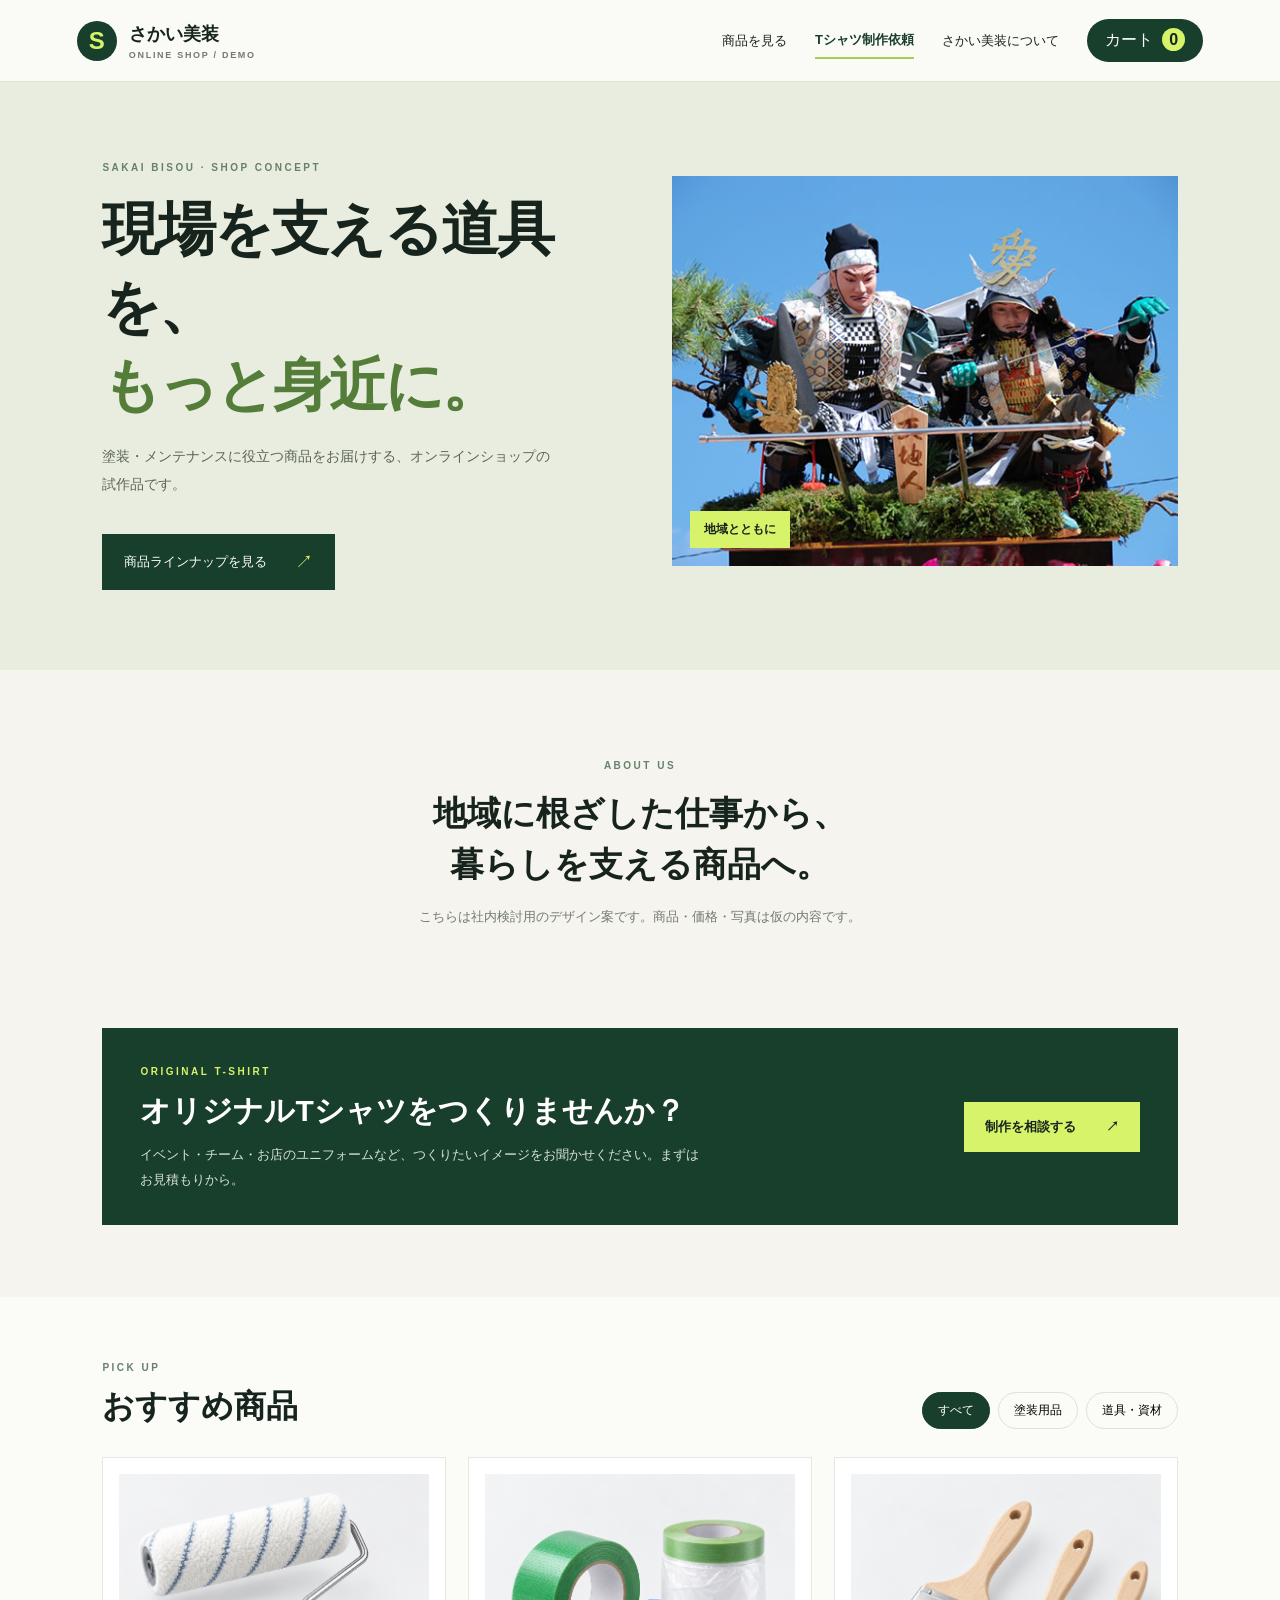
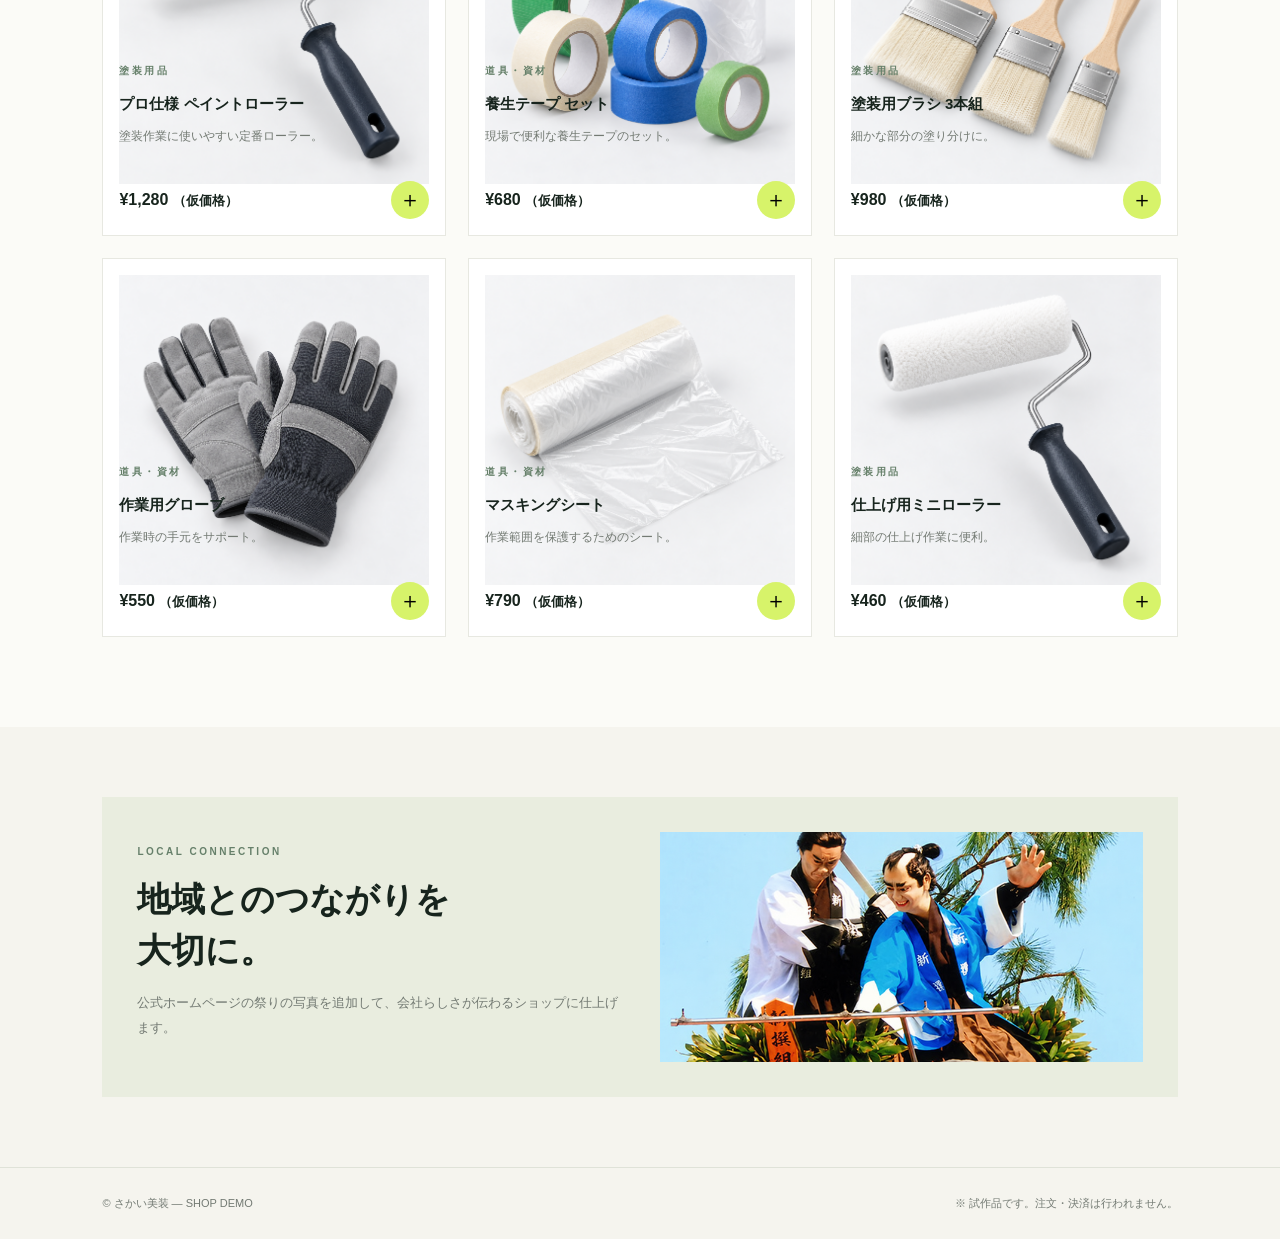
<file: index.html>
<!doctype html>
<html lang="ja">
<head>
  <meta charset="utf-8">
  <meta name="viewport" content="width=device-width, initial-scale=1">
  <title>さかい美装 | オンラインショップ 試作品</title>
  <link rel="stylesheet" href="styles.css">
</head>
<body>
  <header class="site-header">
    <a class="brand" href="#"><span class="brand-mark">S</span><span>さかい美装<small>ONLINE SHOP / DEMO</small></span></a>
    <nav><a href="#products">商品を見る</a><a href="tshirt.html" class="nav-tee-link">Tシャツ制作依頼</a><a href="#about">さかい美装について</a><button id="cart-button">カート <b id="cart-count">0</b></button></nav>
  </header>
  <main>
    <section class="hero">
      <div class="hero-copy">
        <p class="eyebrow">SAKAI BISOU · SHOP CONCEPT</p>
        <h1>現場を支える道具を、<br><em>もっと身近に。</em></h1>
        <p>塗装・メンテナンスに役立つ商品をお届けする、オンラインショップの試作品です。</p>
        <a class="cta" href="#products">商品ラインナップを見る <span>↗</span></a>
      </div>
      <div class="hero-photo">
        <img src="img/matsuri-main.jpg" alt="祭りの写真（差し替え用）" onerror="this.style.display='none';this.nextElementSibling.style.display='grid'">
        <div class="photo-placeholder"><span>祭りの写真をここに表示</span><small>img/matsuri-main.jpg</small></div>
        <div class="photo-tag">地域とともに</div>
      </div>
    </section>
    <section class="intro" id="about"><span class="eyebrow">ABOUT US</span><h2>地域に根ざした仕事から、<br>暮らしを支える商品へ。</h2><p>こちらは社内検討用のデザイン案です。商品・価格・写真は仮の内容です。</p></section>
    <section class="tshirt-banner" aria-labelledby="tshirt-banner-title">
      <div>
        <span class="eyebrow">ORIGINAL T-SHIRT</span>
        <h2 id="tshirt-banner-title">オリジナルTシャツをつくりませんか？</h2>
        <p>イベント・チーム・お店のユニフォームなど、つくりたいイメージをお聞かせください。まずはお見積もりから。</p>
      </div>
      <a href="tshirt.html" class="tshirt-banner-link">制作を相談する <span aria-hidden="true">↗</span></a>
    </section>
    <section class="products" id="products">
      <div class="section-heading"><div><span class="eyebrow">PICK UP</span><h2>おすすめ商品</h2></div><div class="filters"><button class="filter active" data-category="all">すべて</button><button class="filter" data-category="paint">塗装用品</button><button class="filter" data-category="tools">道具・資材</button></div></div>
      <div class="product-grid" id="product-grid"></div>
    </section>
    <section class="festival">
      <div><span class="eyebrow">LOCAL CONNECTION</span><h2>地域とのつながりを<br>大切に。</h2><p>公式ホームページの祭りの写真を追加して、会社らしさが伝わるショップに仕上げます。</p></div>
      <img src="img/matsuri-01.png" alt="祭りの写真（差し替え用）" onerror="this.style.display='none'">
    </section>
  </main>
  <footer><span>© さかい美装 — SHOP DEMO</span><span>※ 試作品です。注文・決済は行われません。</span></footer>
  <div class="toast" id="toast" role="status"></div>
  <script src="products.js"></script><script src="app.js"></script>
</body>
</html>
</file>
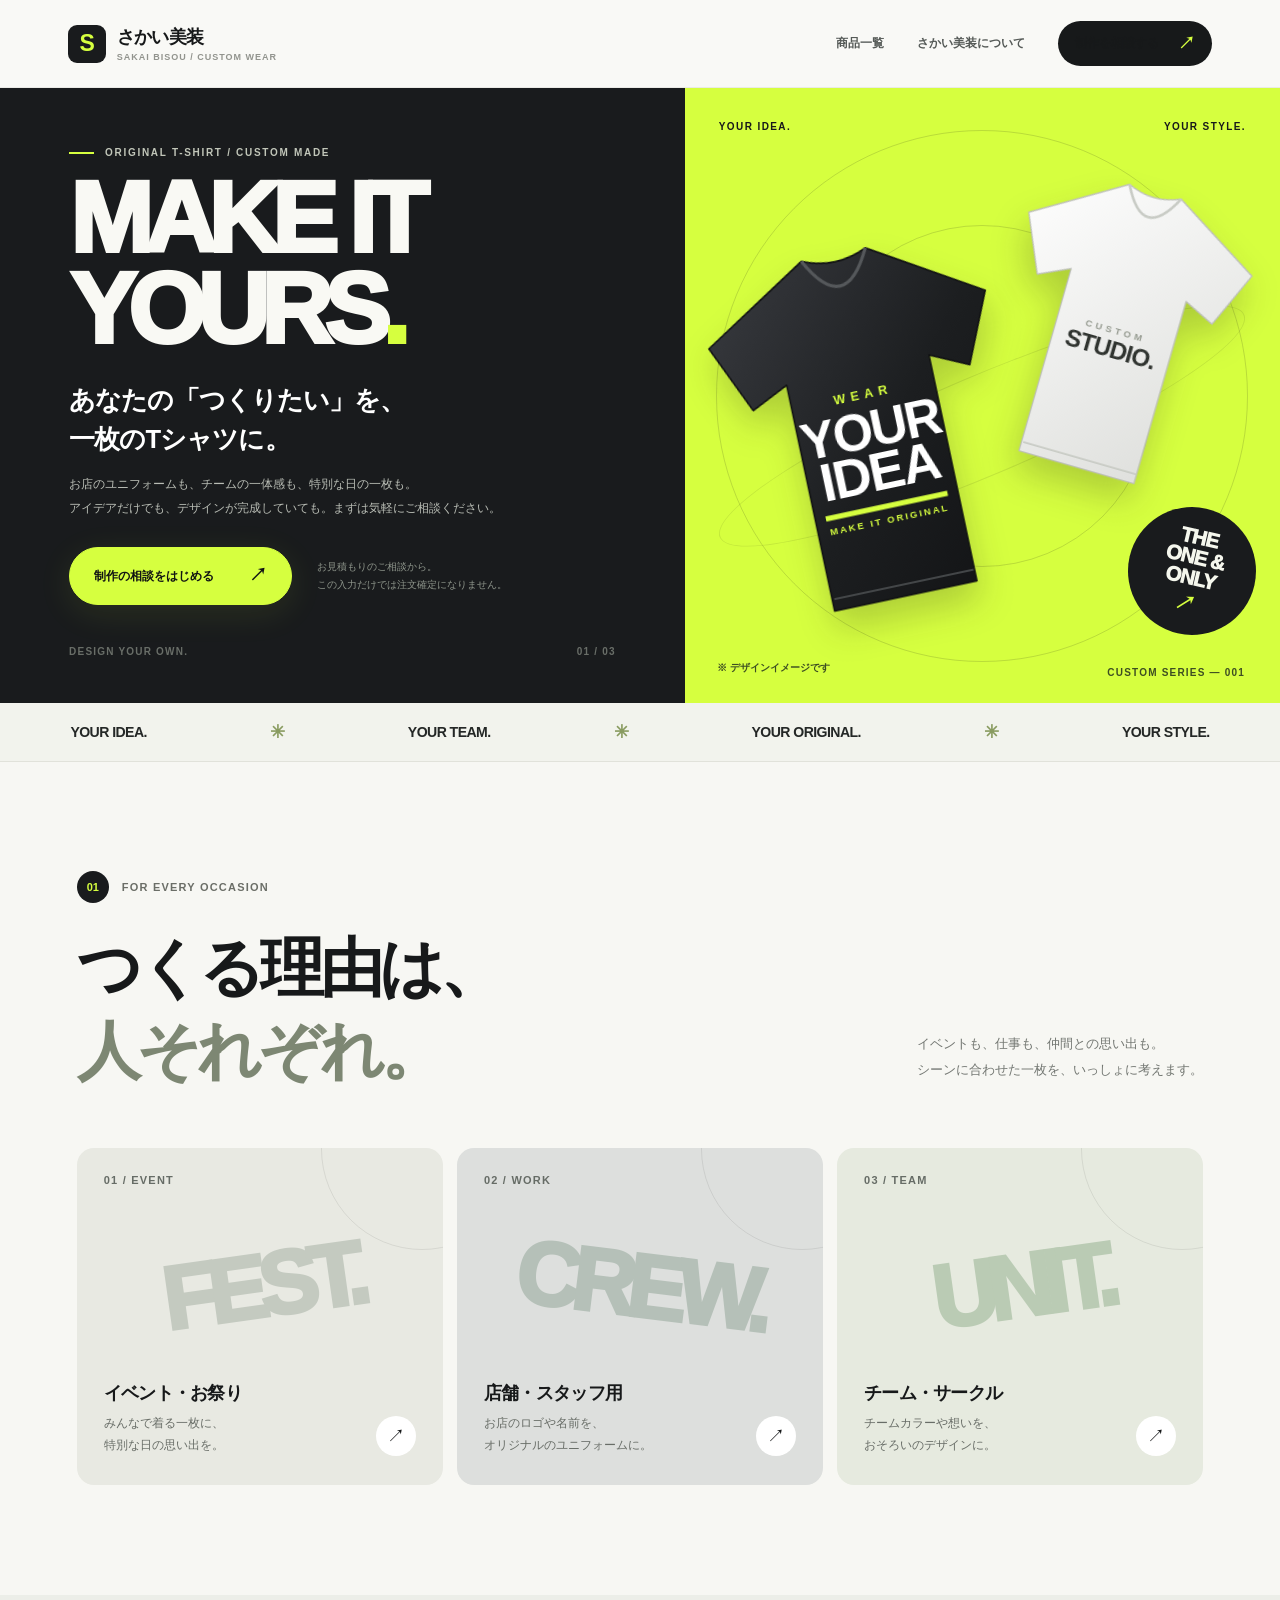
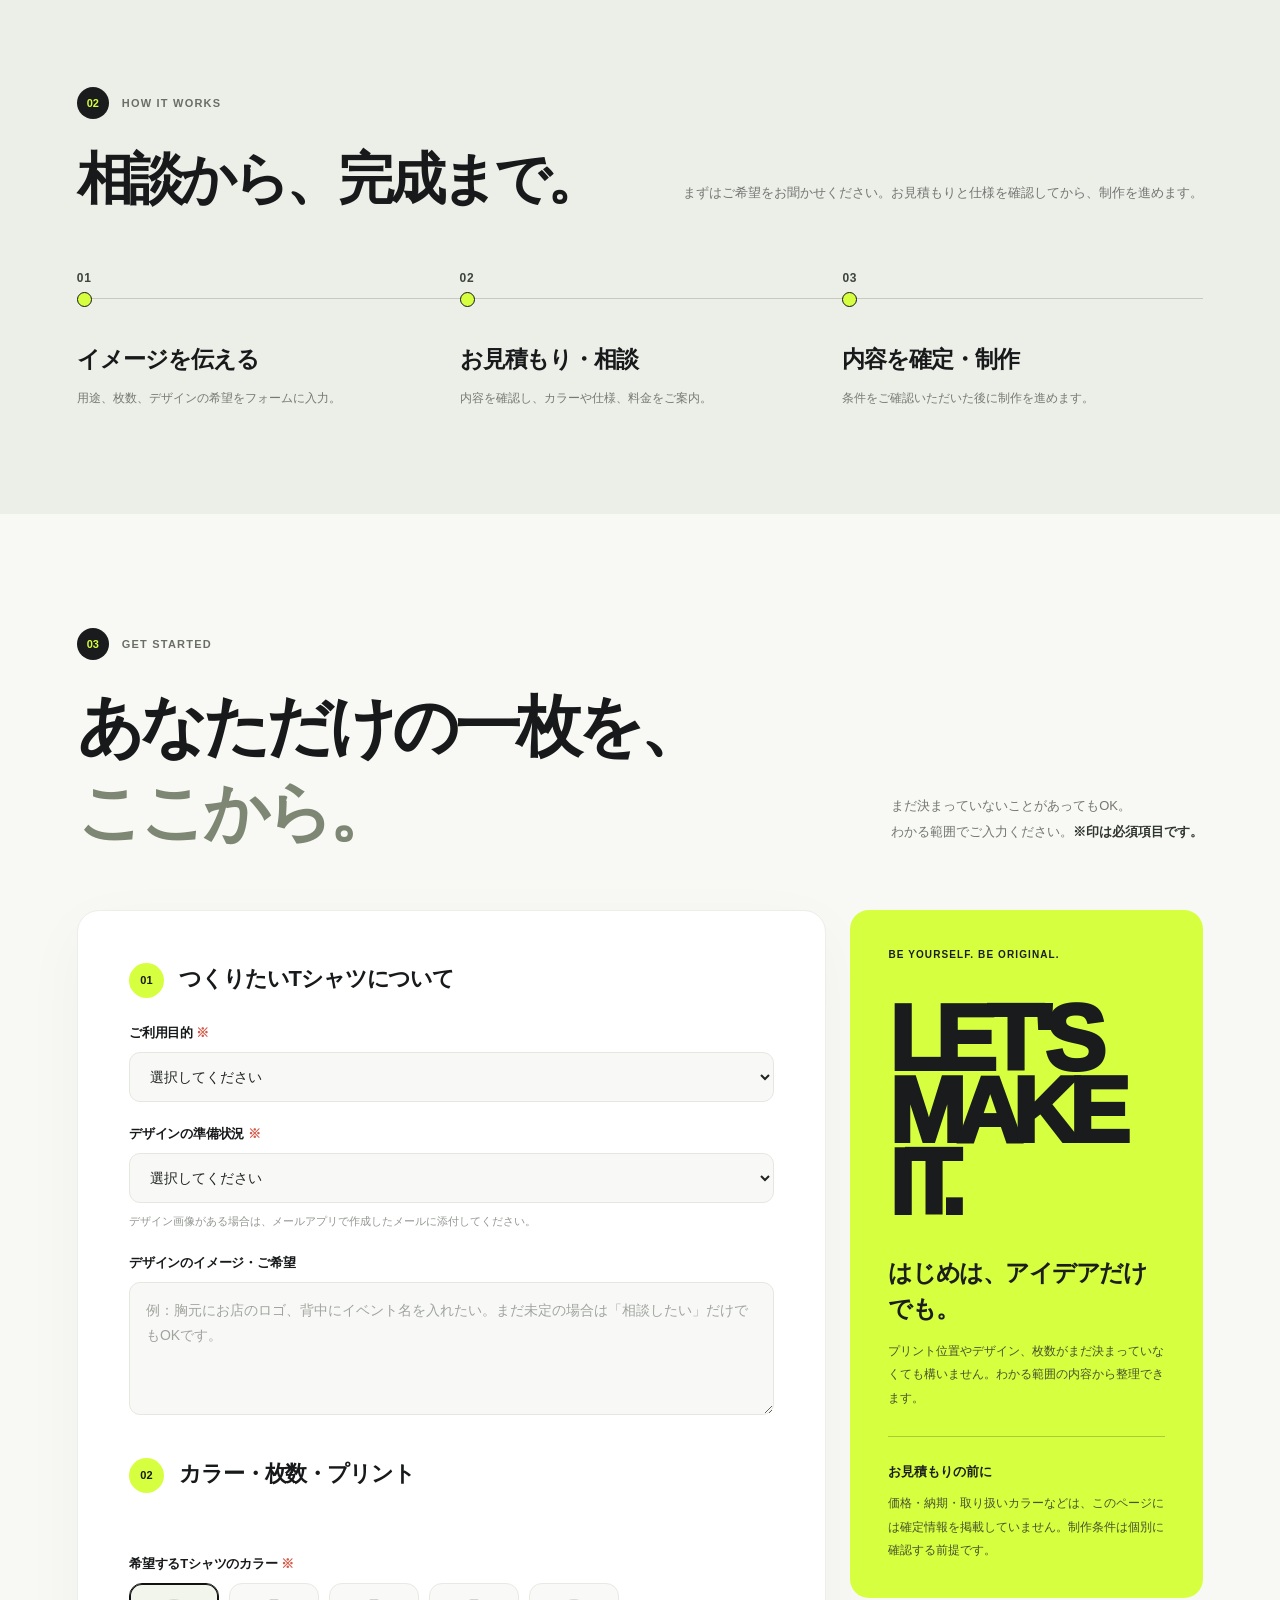
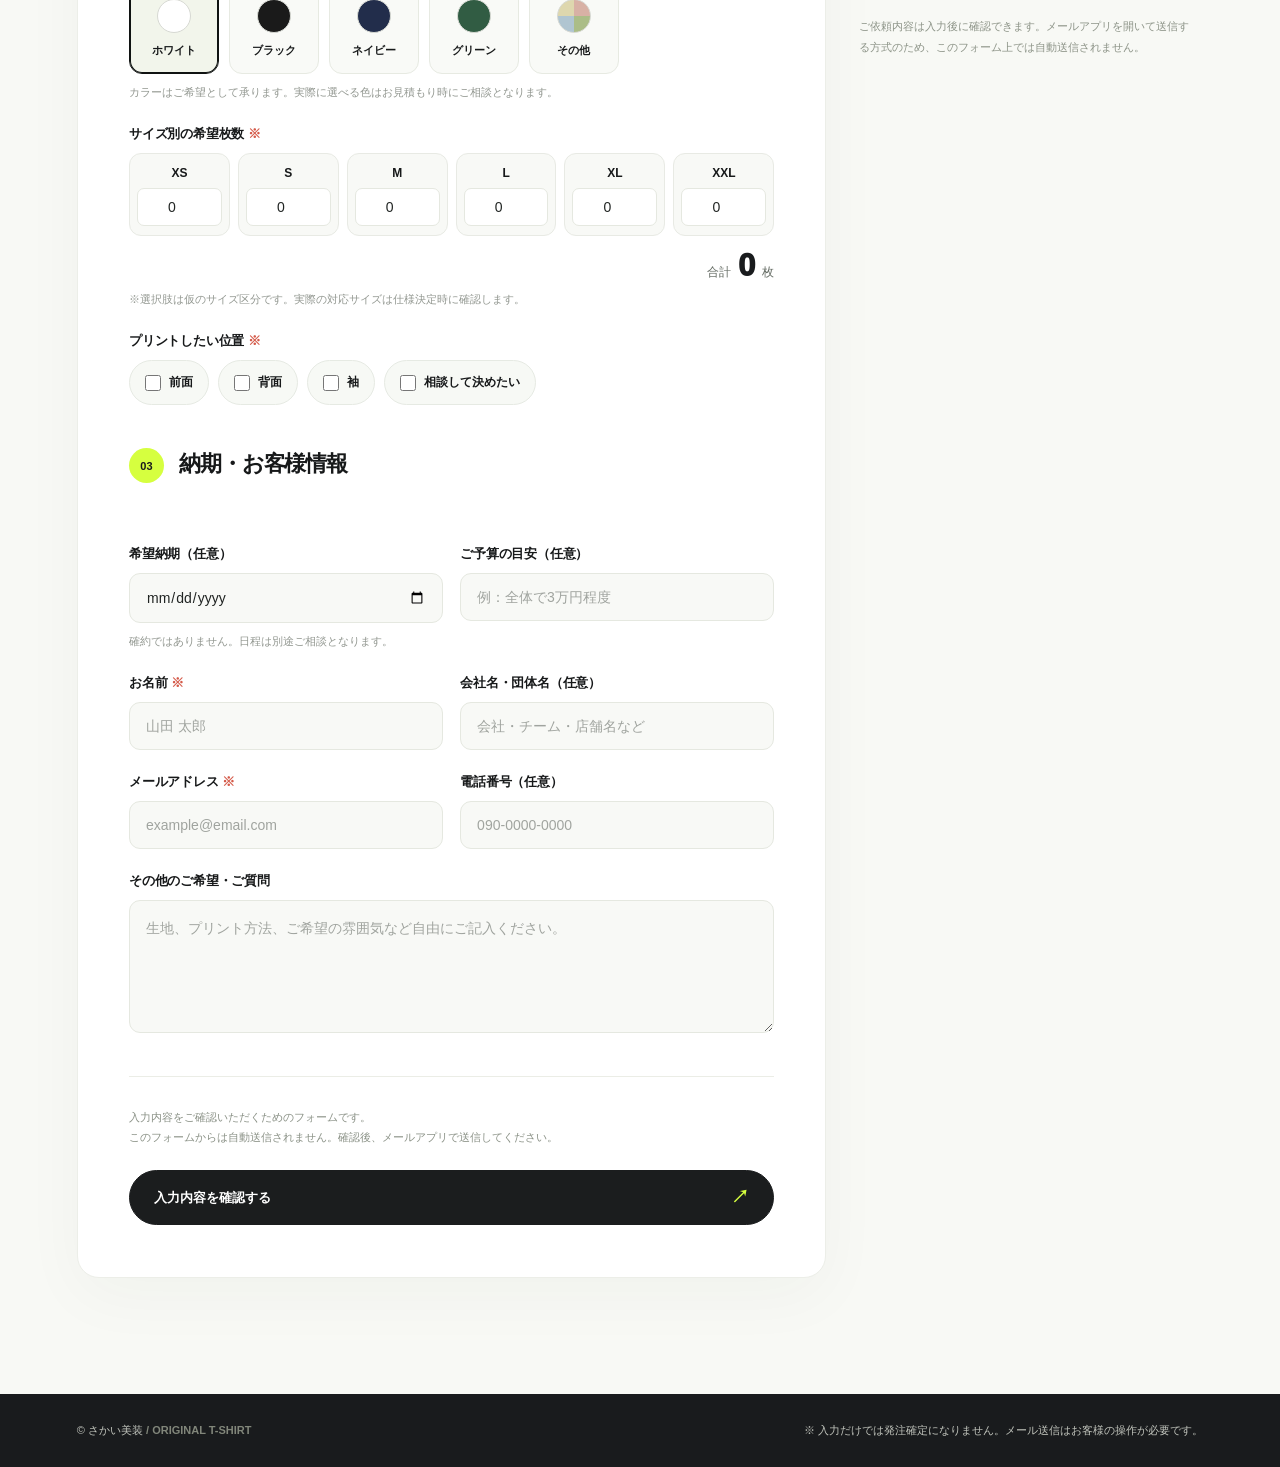
<file: tshirt.html>
<!doctype html>
<html lang="ja">
<head>
  <meta charset="utf-8">
  <meta name="viewport" content="width=device-width, initial-scale=1">
  <meta name="description" content="さかい美装のオリジナルTシャツ制作相談ページ。用途、デザイン、サイズ別枚数、プリント位置、納期のご希望をまとめられます。">
  <title>オリジナルTシャツ制作依頼 | さかい美装</title>
  <link rel="stylesheet" href="styles.css">
  <link rel="stylesheet" href="tshirt.css">
</head>
<body class="tshirt-page">
  <header class="site-header tee-header">
    <a class="brand" href="index.html" aria-label="さかい美装 ショップトップへ">
      <span class="brand-mark">S</span>
      <span>さかい美装<small>SAKAI BISOU / CUSTOM WEAR</small></span>
    </a>
    <nav aria-label="メインナビゲーション">
      <a href="index.html#products" class="tee-link-muted">商品一覧</a>
      <a href="index.html#about" class="tee-link-muted">さかい美装について</a>
      <a href="#order" class="nav-tee-link">制作を相談する <span aria-hidden="true">↗</span></a>
    </nav>
  </header>

  <main>
    <section class="tee-hero" aria-labelledby="hero-title">
      <div class="tee-hero-copy">
        <p class="tee-kicker"><span class="tee-kicker-line"></span> ORIGINAL T-SHIRT / CUSTOM MADE</p>
        <p class="tee-display" aria-hidden="true">MAKE IT<span class="tee-display-second">YOURS<span class="tee-display-dot">.</span></span></p>
        <h1 id="hero-title">あなたの「つくりたい」を、<br>一枚のTシャツに。</h1>
        <p class="tee-lead">お店のユニフォームも、チームの一体感も、特別な日の一枚も。<br>アイデアだけでも、デザインが完成していても。まずは気軽にご相談ください。</p>
        <div class="tee-hero-actions">
          <a class="tee-primary-button tee-hero-cta" href="#order">制作の相談をはじめる <span aria-hidden="true">↗</span></a>
          <span class="tee-hero-sub">お見積もりのご相談から。<br>この入力だけでは注文確定になりません。</span>
        </div>
        <div class="tee-hero-index"><span>DESIGN YOUR OWN.</span><span>01 / 03</span></div>
      </div>
      <div class="tee-hero-art" role="img" aria-label="ブラックとホワイトのオリジナルTシャツのデザインイメージ">
        <div class="tee-art-top"><span>YOUR IDEA.</span><span>YOUR STYLE.</span></div>
        <div class="tee-art-ring" aria-hidden="true"></div>
        <svg class="tee-back" viewBox="0 0 340 365" aria-hidden="true">
          <defs><linearGradient id="white-shirt" x1="0" y1="0" x2=".85" y2="1"><stop stop-color="#fff"/><stop offset="1" stop-color="#dedfdc"/></linearGradient></defs>
          <path d="M108 33 L139 14 Q170 28 201 14 L232 33 L304 77 L275 143 L239 126 L239 345 L101 345 L101 126 L65 143 L36 77 Z" fill="url(#white-shirt)" stroke="#bec0bb" stroke-width="1.5" stroke-linejoin="round"/>
          <path d="M139 14 Q170 75 201 14" fill="none" stroke="#c8cbc5" stroke-width="3"/>
          <path d="M103 334h135" fill="none" stroke="#c8cbc5" stroke-width="2"/>
          <text x="170" y="185" text-anchor="middle" fill="#969b91" font-family="Arial, sans-serif" font-size="11" font-weight="700" letter-spacing="4">CUSTOM</text>
          <text x="170" y="212" text-anchor="middle" fill="#303430" font-family="Arial, sans-serif" font-size="28" font-weight="900" letter-spacing="-1">STUDIO.</text>
        </svg>
        <svg class="tee-front" viewBox="0 0 340 365" aria-hidden="true">
          <defs><linearGradient id="dark-shirt" x1="0" y1="0" x2="1" y2="1"><stop stop-color="#393b40"/><stop offset=".55" stop-color="#1c1e20"/><stop offset="1" stop-color="#111214"/></linearGradient></defs>
          <path d="M108 33 L139 14 Q170 28 201 14 L232 33 L304 77 L275 143 L239 126 L239 345 L101 345 L101 126 L65 143 L36 77 Z" fill="url(#dark-shirt)" stroke="#101113" stroke-width="1.5" stroke-linejoin="round"/>
          <path d="M139 14 Q170 75 201 14" fill="none" stroke="#55585b" stroke-width="3"/>
          <path d="M103 334h135" stroke="#434648" stroke-width="2"/>
          <text x="170" y="154" text-anchor="middle" fill="#d6ff3f" font-family="Arial, sans-serif" font-size="12" font-weight="800" letter-spacing="5">WEAR</text>
          <text x="170" y="200" text-anchor="middle" fill="#fff" font-family="Arial, sans-serif" font-size="49" font-weight="900" letter-spacing="-2">YOUR</text>
          <text x="170" y="242" text-anchor="middle" fill="#fff" font-family="Arial, sans-serif" font-size="51" font-weight="900" letter-spacing="-2">IDEA</text>
          <path d="M111 258h118" stroke="#d6ff3f" stroke-width="5"/>
          <text x="170" y="274" text-anchor="middle" fill="#d6ff3f" font-family="Arial, sans-serif" font-size="9" font-weight="700" letter-spacing="2">MAKE IT ORIGINAL</text>
        </svg>
        <div class="tee-art-stamp" aria-hidden="true">THE<br>ONE &amp;<br>ONLY<span>↗</span></div>
        <span class="tee-art-note">※ デザインイメージです</span>
        <span class="tee-art-index" aria-hidden="true">CUSTOM SERIES — 001</span>
      </div>
    </section>

    <div class="tee-ticker" aria-hidden="true"><span>YOUR IDEA.</span><span class="tee-ticker-star">✳</span><span>YOUR TEAM.</span><span class="tee-ticker-star">✳</span><span>YOUR ORIGINAL.</span><span class="tee-ticker-star">✳</span><span>YOUR STYLE.</span></div>

    <section class="tee-uses" aria-labelledby="tee-uses-heading">
      <div class="tee-section-intro">
        <div><span class="tee-section-label"><span>01</span> FOR EVERY OCCASION</span><h2 id="tee-uses-heading">つくる理由は、<br><em>人それぞれ。</em></h2></div>
        <p>イベントも、仕事も、仲間との思い出も。<br>シーンに合わせた一枚を、いっしょに考えます。</p>
      </div>
      <div class="tee-use-grid">
        <article class="tee-use"><span class="tee-use-num">01 / EVENT</span><span class="tee-use-graphic" aria-hidden="true">FEST.</span><div class="tee-use-body"><h3>イベント・お祭り</h3><p>みんなで着る一枚に、<br>特別な日の思い出を。</p><span aria-hidden="true">↗</span></div></article>
        <article class="tee-use"><span class="tee-use-num">02 / WORK</span><span class="tee-use-graphic" aria-hidden="true">CREW.</span><div class="tee-use-body"><h3>店舗・スタッフ用</h3><p>お店のロゴや名前を、<br>オリジナルのユニフォームに。</p><span aria-hidden="true">↗</span></div></article>
        <article class="tee-use"><span class="tee-use-num">03 / TEAM</span><span class="tee-use-graphic" aria-hidden="true">UNIT.</span><div class="tee-use-body"><h3>チーム・サークル</h3><p>チームカラーや想いを、<br>おそろいのデザインに。</p><span aria-hidden="true">↗</span></div></article>
      </div>
    </section>

    <section class="tee-how" aria-labelledby="tee-how-heading">
      <div class="tee-how-top"><div><span class="tee-section-label"><span>02</span> HOW IT WORKS</span><h2 id="tee-how-heading">相談から、完成まで。</h2></div><p>まずはご希望をお聞かせください。お見積もりと仕様を確認してから、制作を進めます。</p></div>
      <div class="tee-flow">
        <div><span>01</span><strong>イメージを伝える</strong><p>用途、枚数、デザインの希望をフォームに入力。</p></div>
        <div><span>02</span><strong>お見積もり・相談</strong><p>内容を確認し、カラーや仕様、料金をご案内。</p></div>
        <div><span>03</span><strong>内容を確定・制作</strong><p>条件をご確認いただいた後に制作を進めます。</p></div>
      </div>
    </section>

    <section class="tee-order-section" id="order" aria-labelledby="tee-order-heading">
      <div class="tee-order-heading"><div><span class="tee-section-label"><span>03</span> GET STARTED</span><h2 id="tee-order-heading">あなただけの一枚を、<br><em>ここから。</em></h2></div><p>まだ決まっていないことがあってもOK。<br>わかる範囲でご入力ください。<strong>※印は必須項目です。</strong></p></div>
      <div class="tee-order-layout">
        <form id="tshirt-form" class="tee-form" autocomplete="on">
          <fieldset class="tee-fieldset">
            <legend><span class="tee-form-step">01</span> つくりたいTシャツについて</legend>
            <div class="tee-field">
              <label for="usage">ご利用目的 <span class="required">※</span></label>
              <select id="usage" name="usage" required>
                <option value="" selected disabled>選択してください</option>
                <option>イベント・お祭り</option><option>店舗・スタッフ用</option><option>チーム・サークル</option><option>記念品・プレゼント</option><option>その他</option>
              </select>
            </div>
            <div class="tee-field">
              <label for="design">デザインの準備状況 <span class="required">※</span></label>
              <select id="design" name="design" required>
                <option value="" selected disabled>選択してください</option>
                <option>完成したデザインがある</option><option>ロゴ・イラストなど素材がある</option><option>イメージだけ決まっている</option><option>デザインから相談したい</option>
              </select>
              <small>デザイン画像がある場合は、メールアプリで作成したメールに添付してください。</small>
            </div>
            <div class="tee-field">
              <label for="details">デザインのイメージ・ご希望</label>
              <textarea id="details" name="details" rows="4" maxlength="2000" placeholder="例：胸元にお店のロゴ、背中にイベント名を入れたい。まだ未定の場合は「相談したい」だけでもOKです。"></textarea>
            </div>
          </fieldset>

          <fieldset class="tee-fieldset">
            <legend><span class="tee-form-step">02</span> カラー・枚数・プリント</legend>
            <div class="tee-field">
              <span class="tee-field-label">希望するTシャツのカラー <span class="required">※</span></span>
              <div class="tee-color-grid" role="radiogroup" aria-label="Tシャツカラー">
                <label class="tee-color-option"><input type="radio" name="color" value="ホワイト" checked><span class="tee-color-swatch swatch-white"></span><span>ホワイト</span></label>
                <label class="tee-color-option"><input type="radio" name="color" value="ブラック"><span class="tee-color-swatch swatch-black"></span><span>ブラック</span></label>
                <label class="tee-color-option"><input type="radio" name="color" value="ネイビー"><span class="tee-color-swatch swatch-navy"></span><span>ネイビー</span></label>
                <label class="tee-color-option"><input type="radio" name="color" value="グリーン"><span class="tee-color-swatch swatch-green"></span><span>グリーン</span></label>
                <label class="tee-color-option"><input type="radio" name="color" value="その他"><span class="tee-color-swatch swatch-other"></span><span>その他</span></label>
              </div>
              <input id="color-other" name="colorOther" placeholder="その他のカラーのご希望（任意）" aria-label="その他のカラーのご希望" maxlength="100" hidden>
              <small>カラーはご希望として承ります。実際に選べる色はお見積もり時にご相談となります。</small>
            </div>
            <div class="tee-field">
              <span class="tee-field-label">サイズ別の希望枚数 <span class="required">※</span></span>
              <div class="tee-size-grid">
                <label>XS<input type="number" name="qtyXS" min="0" max="9999" value="0" inputmode="numeric" aria-label="XSの枚数"></label>
                <label>S<input type="number" name="qtyS" min="0" max="9999" value="0" inputmode="numeric" aria-label="Sの枚数"></label>
                <label>M<input type="number" name="qtyM" min="0" max="9999" value="0" inputmode="numeric" aria-label="Mの枚数"></label>
                <label>L<input type="number" name="qtyL" min="0" max="9999" value="0" inputmode="numeric" aria-label="Lの枚数"></label>
                <label>XL<input type="number" name="qtyXL" min="0" max="9999" value="0" inputmode="numeric" aria-label="XLの枚数"></label>
                <label>XXL<input type="number" name="qtyXXL" min="0" max="9999" value="0" inputmode="numeric" aria-label="XXLの枚数"></label>
              </div>
              <div class="tee-total" aria-live="polite">合計 <strong id="total-count">0</strong> 枚</div>
              <p id="qty-error" class="tee-field-error" role="alert" hidden>希望枚数を1枚以上入力してください。</p>
              <small>※選択肢は仮のサイズ区分です。実際の対応サイズは仕様決定時に確認します。</small>
            </div>
            <div class="tee-field">
              <span class="tee-field-label">プリントしたい位置 <span class="required">※</span></span>
              <div class="tee-checkbox-list">
                <label><input type="checkbox" name="printPosition" value="前面"> 前面</label>
                <label><input type="checkbox" name="printPosition" value="背面"> 背面</label>
                <label><input type="checkbox" name="printPosition" value="袖"> 袖</label>
                <label><input type="checkbox" name="printPosition" value="相談して決めたい"> 相談して決めたい</label>
              </div>
              <p id="position-error" class="tee-field-error" role="alert" hidden>プリント位置を1つ以上選んでください。</p>
            </div>
          </fieldset>

          <fieldset class="tee-fieldset">
            <legend><span class="tee-form-step">03</span> 納期・お客様情報</legend>
            <div class="tee-two-col">
              <div class="tee-field"><label for="deadline">希望納期（任意）</label><input id="deadline" type="date" name="deadline"><small>確約ではありません。日程は別途ご相談となります。</small></div>
              <div class="tee-field"><label for="budget">ご予算の目安（任意）</label><input id="budget" name="budget" maxlength="100" placeholder="例：全体で3万円程度"></div>
            </div>
            <div class="tee-two-col">
              <div class="tee-field"><label for="customer">お名前 <span class="required">※</span></label><input id="customer" name="customer" autocomplete="name" maxlength="100" required placeholder="山田 太郎"></div>
              <div class="tee-field"><label for="company">会社名・団体名（任意）</label><input id="company" name="company" autocomplete="organization" maxlength="100" placeholder="会社・チーム・店舗名など"></div>
            </div>
            <div class="tee-two-col">
              <div class="tee-field"><label for="email">メールアドレス <span class="required">※</span></label><input id="email" type="email" name="email" autocomplete="email" maxlength="200" required placeholder="example@email.com"></div>
              <div class="tee-field"><label for="phone">電話番号（任意）</label><input id="phone" type="tel" name="phone" autocomplete="tel" maxlength="30" placeholder="090-0000-0000"></div>
            </div>
            <div class="tee-field"><label for="message">その他のご希望・ご質問</label><textarea id="message" name="message" rows="4" maxlength="2000" placeholder="生地、プリント方法、ご希望の雰囲気など自由にご記入ください。"></textarea></div>
          </fieldset>

          <div class="tee-form-actions">
            <p>入力内容をご確認いただくためのフォームです。<br>このフォームからは自動送信されません。確認後、メールアプリで送信してください。</p>
            <button type="submit" class="tee-primary-button">入力内容を確認する <span aria-hidden="true">↗</span></button>
          </div>
        </form>

        <aside class="tee-form-side" aria-label="ご相談についてのご案内">
          <div class="tee-side-card">
            <span class="tee-side-eyebrow">BE YOURSELF. BE ORIGINAL.</span>
            <span class="tee-side-big" aria-hidden="true">LET'S<br>MAKE<br>IT.</span>
            <h3>はじめは、アイデアだけでも。</h3>
            <p>プリント位置やデザイン、枚数がまだ決まっていなくても構いません。わかる範囲の内容から整理できます。</p>
            <div class="tee-side-rule"></div>
            <h4>お見積もりの前に</h4>
            <p>価格・納期・取り扱いカラーなどは、このページには確定情報を掲載していません。制作条件は個別に確認する前提です。</p>
          </div>
          <div class="tee-side-small">ご依頼内容は入力後に確認できます。メールアプリを開いて送信する方式のため、このフォーム上では自動送信されません。</div>
        </aside>
      </div>

      <section id="review-panel" class="tee-review" aria-labelledby="review-heading" hidden tabindex="-1">
        <div class="tee-review-top"><span class="eyebrow">REVIEW YOUR REQUEST</span><h3 id="review-heading">入力内容の確認</h3><p>以下の内容をまとめました。実際の依頼送信はまだ行われていません。</p></div>
        <pre id="order-summary" class="tee-summary"></pre>
        <div class="tee-review-actions">
          <button type="button" class="tee-secondary-button" id="edit-order">内容を修正する</button>
          <button type="button" class="tee-primary-button" id="copy-order">依頼内容をコピーする</button>
          <a id="email-order" class="tee-primary-button" href="#" hidden>メールアプリで送る</a>
        </div>
        <p id="copy-status" role="status" class="tee-copy-status" aria-live="polite"></p>
        <p class="tee-review-note">※メールアプリを開いてから送信操作をしてください。デザイン画像がある場合は、メールに添付できます。</p>
      </section>
    </section>
  </main>

  <footer><span>© さかい美装 <span class="tee-footer-label">/ ORIGINAL T-SHIRT</span></span><span>※ 入力だけでは発注確定になりません。メール送信はお客様の操作が必要です。</span></footer>
  <script src="tshirt.js"></script>
</body>
</html>
</file>
<file: styles.css>
:root{--ink:#17241d;--green:#183e2c;--lime:#d7f36a;--paper:#f5f4ee;--muted:#737a73;--line:#dfe2d8}*{box-sizing:border-box}html{scroll-behavior:smooth}body{margin:0;background:var(--paper);color:var(--ink);font-family:Arial,"Noto Sans JP",sans-serif}.site-header{height:82px;padding:0 6vw;display:flex;align-items:center;justify-content:space-between;border-bottom:1px solid var(--line);background:#fafaf6}.brand{display:flex;align-items:center;gap:12px;color:var(--ink);text-decoration:none;font-weight:800;font-size:18px}.brand small{display:block;font-size:9px;letter-spacing:1.7px;margin-top:4px;color:var(--muted)}.brand-mark{display:grid;place-items:center;background:var(--green);color:var(--lime);width:40px;height:40px;border-radius:50%;font-size:24px}nav{display:flex;align-items:center;gap:28px}nav a{color:var(--ink);font-size:13px;text-decoration:none}button{font:inherit;cursor:pointer}#cart-button{border:0;background:var(--green);color:white;border-radius:30px;padding:11px 18px}#cart-count{background:var(--lime);color:var(--ink);border-radius:50%;padding:3px 7px;margin-left:5px}.hero{display:grid;grid-template-columns:1fr 1fr;gap:5vw;padding:70px 8vw 80px;align-items:center;background:#e9eddf}.eyebrow{font-size:10px;letter-spacing:2.5px;font-weight:800;color:#66806a}.hero h1{font-size:clamp(36px,4.5vw,62px);line-height:1.35;letter-spacing:-2px;margin:18px 0}.hero h1 em{font-style:normal;color:#537d39}.hero-copy>p:not(.eyebrow){line-height:2;color:#5b645c;max-width:450px;font-size:14px}.cta{display:inline-flex;gap:28px;align-items:center;background:var(--green);color:white;padding:16px 22px;text-decoration:none;margin-top:22px;font-size:13px}.cta span{color:var(--lime);font-size:18px}.hero-photo{height:390px;background:#d8dfce;position:relative;overflow:hidden;display:grid;place-items:center}.hero-photo img{position:absolute;width:100%;height:100%;object-fit:cover}.photo-placeholder{height:100%;width:100%;display:grid;place-content:center;text-align:center;gap:10px;color:#66725f;background:linear-gradient(135deg,#dfe5d5,#cbd7c1);font-size:18px;font-weight:700}.photo-placeholder small{font-size:11px;font-weight:400}.photo-tag{position:absolute;bottom:18px;left:18px;background:var(--lime);padding:10px 14px;font-size:12px;font-weight:800}.intro{text-align:center;padding:85px 20px}.intro h2,.festival h2{font-size:34px;line-height:1.5;margin:15px 0}.intro p,.festival p{color:var(--muted);font-size:13px;line-height:1.9}.products{padding:60px 8vw 90px;background:#fbfbf7}.section-heading{display:flex;justify-content:space-between;align-items:end;margin-bottom:28px}.section-heading h2{font-size:32px;margin:10px 0 0}.filters{display:flex;gap:8px}.filter{border:1px solid var(--line);background:transparent;border-radius:30px;padding:9px 15px;font-size:12px}.filter.active{background:var(--green);color:white;border-color:var(--green)}.product-grid{display:grid;grid-template-columns:repeat(3,1fr);gap:22px}.product-card{background:white;border:1px solid #e7e8e1;padding:16px}.product-art{height:190px;background:#f0f2e9;display:grid;place-items:center;font-size:48px}.product-card h3{font-size:15px;margin:17px 0 8px}.product-card p{font-size:12px;color:var(--muted);line-height:1.7;min-height:40px}.product-bottom{display:flex;justify-content:space-between;align-items:center;margin-top:15px}.price{font-weight:800}.add{background:var(--lime);border:0;border-radius:50%;width:38px;height:38px;font-size:22px}.festival{margin:70px 8vw;display:grid;grid-template-columns:1fr 1fr;gap:40px;align-items:center;background:#e9eddf;padding:35px}.festival img{width:100%;height:230px;object-fit:cover}footer{padding:28px 8vw;display:flex;justify-content:space-between;gap:15px;font-size:11px;color:var(--muted);border-top:1px solid var(--line)}.toast{position:fixed;bottom:24px;left:50%;transform:translateX(-50%);background:var(--green);color:white;padding:12px 20px;border-radius:30px;display:none;font-size:13px}@media(max-width:700px){.site-header{padding:0 5vw;height:auto;min-height:72px}nav{gap:10px}nav a{display:none}.hero{grid-template-columns:1fr;padding:45px 6vw}.hero-photo{height:270px}.intro{padding:60px 20px}.products{padding:45px 5vw}.section-heading{display:block}.filters{margin-top:20px;flex-wrap:wrap}.product-grid{grid-template-columns:1fr 1fr;gap:12px}.product-art{height:130px}.festival{margin:40px 5vw;grid-template-columns:1fr;padding:22px}.festival h2,.intro h2{font-size:28px}footer{padding:22px 5vw;flex-direction:column}}
/* オリジナルTシャツ制作依頼への導線（既存のスタイルは変更なし） */
.nav-tee-link{font-weight:700!important;color:var(--green)!important;border-bottom:2px solid #a7cd54;padding:8px 0}
.tshirt-banner{margin:0 8vw 72px;padding:33px 38px;display:flex;align-items:center;justify-content:space-between;gap:24px;background:var(--green);color:#fff}
.tshirt-banner .eyebrow{color:var(--lime)}
.tshirt-banner h2{font-size:clamp(22px,2.4vw,30px);line-height:1.4;margin:11px 0}
.tshirt-banner p{font-size:13px;line-height:1.9;color:#d9e3da;margin:0;max-width:570px}
.tshirt-banner-link{background:var(--lime);color:var(--ink);font-size:13px;font-weight:800;padding:16px 21px;text-decoration:none;white-space:nowrap;display:inline-flex;align-items:center;gap:30px}
@media(max-width:700px){.site-header nav a.nav-tee-link{display:inline-block;font-size:11px;padding:7px 0}.tshirt-banner{margin:0 5vw 38px;padding:27px 23px;display:block}.tshirt-banner-link{margin-top:22px}.site-header nav{gap:13px}.site-header .brand{font-size:15px}.site-header .brand-mark{width:34px;height:34px;font-size:21px}}
</file>
<file: tshirt.css>
/*
 * さかい美装 / オリジナルTシャツ制作相談ページ — editorial streetwear concept
 * This stylesheet is scoped to .tshirt-page; index.html and shop products are unchanged.
 * Form IDs and JavaScript behavior are unchanged.
 */
.tshirt-page {
  --ink: #17191a;
  --green: #17191a;
  --lime: #d6ff3f;
  --paper: #f7f7f3;
  --muted: #767872;
  --line: #e4e5df;
  --tee-white: #ffffff;
  --tee-dark: #191b1d;
  background: var(--paper);
  color: var(--ink);
  font-family: "Helvetica Neue", Arial, "Noto Sans JP", "Hiragino Kaku Gothic ProN", "Yu Gothic", sans-serif;
  -webkit-font-smoothing: antialiased;
}
.tshirt-page * { box-sizing: border-box; }
.tshirt-page a:focus-visible,
.tshirt-page button:focus-visible { outline: 3px solid #758bff; outline-offset: 4px; }
.tshirt-page button, .tshirt-page input, .tshirt-page select, .tshirt-page textarea { font-family: inherit; }
.tshirt-page [hidden] { display: none !important; }

/* Navigation */
.tshirt-page .tee-header {
  position: relative;
  z-index: 20;
  padding: 0 clamp(22px, 5.3vw, 96px);
  height: 88px;
  min-height: 88px;
  background: #f9f9f6;
  border-bottom: 1px solid #eaeae6;
}
.tshirt-page .tee-header .brand { color: var(--ink); gap: 11px; letter-spacing: -.04em; font-size: 18px; }
.tshirt-page .tee-header .brand-mark {
  display: grid; place-items: center;
  width: 38px; height: 38px;
  background: #191b1d; color: #d6ff3f;
  font-size: 23px; font-weight: 900;
  border-radius: 9px;
}
.tshirt-page .tee-header .brand small { font-size: 9px; letter-spacing: .11em; font-weight: 650; color: #92948e; margin-top: 3px; }
.tshirt-page .tee-header nav { gap: clamp(15px, 2.6vw, 36px); }
.tshirt-page .tee-header nav a { font-size: 12px; font-weight: 650; color: #555a57; white-space: nowrap; }
.tshirt-page .tee-header nav .nav-tee-link {
  display: inline-flex; align-items: center; gap: 19px;
  padding: 11px 17px; border: 0; border-radius: 100px;
  background: var(--ink); color: #fff;
  font-size: 12px; font-weight: 750;
  transition: background .18s, transform .18s;
}
.tshirt-page .tee-header nav .nav-tee-link span { color: var(--lime); font-size: 17px; }
.tshirt-page .tee-header nav .nav-tee-link:hover { background: #393d3a; transform: translateY(-1px); }

/* Hero: editorial double-page treatment */
.tshirt-page .tee-hero {
  display: grid;
  grid-template-columns: minmax(0, 1.07fr) minmax(0, .93fr);
  min-height: 615px;
  background: #191b1d;
  overflow: hidden;
}
.tee-hero-copy {
  position: relative;
  display: flex; flex-direction: column; justify-content: center;
  padding: 59px clamp(28px, 5.4vw, 100px) 46px;
  min-width: 0;
}
.tee-kicker {
  display: flex; gap: 11px; align-items: center;
  margin: 0 0 22px;
  font-size: 10px; font-weight: 800; letter-spacing: .17em;
  color: #c1c6b9;
}
.tee-kicker-line { display: inline-block; width: 25px; height: 2px; background: var(--lime); }
.tee-display {
  margin: 0 0 23px;
  font-size: clamp(58px, 7.8vw, 130px);
  line-height: .78;
  letter-spacing: -.086em;
  font-weight: 950;
  color: #f9f9f4;
  white-space: nowrap;
}
.tee-display-second { display: block; margin-top: 13px; }
.tee-display-dot { color: var(--lime); }
.tee-hero h1 {
  margin: 9px 0 12px;
  color: #fff;
  font-weight: 750;
  font-size: clamp(19px, 2vw, 27px);
  line-height: 1.55;
  letter-spacing: -.035em;
}
.tee-lead { color: #b9bdb5; font-size: 12px; font-weight: 450; line-height: 2; max-width: 570px; margin: 0; }
.tee-hero-actions { display: flex; gap: 25px; align-items: center; flex-wrap: wrap; margin-top: 27px; }
.tee-hero-sub { font-size: 10px; color: #8e958b; line-height: 1.8; }
.tee-hero .tee-primary-button {
  background: var(--lime); color: #111413; border: 1px solid var(--lime);
  border-radius: 100px; padding: 17px 24px; min-height: 53px;
  text-decoration: none; font-size: 12px; font-weight: 900; gap: 35px;
  box-shadow: 0 8px 35px #d6ff3f18;
}
.tee-hero .tee-primary-button span { color: #111413; font-size: 18px; }
.tee-hero .tee-primary-button:hover { background: #ecff99; border-color: #ecff99; transform: translateY(-2px); }
.tee-hero-index {
  display: flex; justify-content: space-between; align-items: center;
  font-size: 10px; font-weight: 750; letter-spacing: .12em;
  color: #696e68; margin-top: auto; padding-top: 40px;
}
.tee-hero-art {
  position: relative; min-height: 580px;
  overflow: hidden; isolation: isolate;
  background: #d6ff3f;
}
.tee-hero-art::before {
  content: ""; position: absolute; width: 530px; height: 530px;
  border: 1px solid #17191a26; border-radius: 50%;
  left: 50%; top: 50%; transform: translate(-50%, -50%);
}
.tee-hero-art::after {
  content: ""; position: absolute; width: 340px; height: 340px;
  border: 1px solid #17191a26; border-radius: 50%;
  left: 50%; top: 50%; transform: translate(-50%, -50%);
}
.tee-art-top { display: flex; justify-content: space-between; gap: 10px; position: absolute; top: 33px; left: 34px; right: 34px; font-size: 10px; font-weight: 850; letter-spacing: .14em; z-index: 3; }
.tee-art-ring { position: absolute; width: 570px; height: 100px; left: 50%; top: 55%; transform: translate(-50%, -50%) rotate(-23deg); border: 1px solid #11111117; border-radius: 100%; z-index: 1; }
.tee-hero-art svg { position: absolute; height: auto; filter: drop-shadow(0 18px 17px #16191835); }
.tee-hero-art .tee-back { width: clamp(245px, 23vw, 340px); right: 3%; top: 14%; transform: rotate(16deg); z-index: 2; }
.tee-hero-art .tee-front { width: clamp(290px, 28vw, 410px); left: 1%; top: 24%; transform: rotate(-12deg); z-index: 3; }
.tee-art-stamp {
  display: flex; flex-direction: column; justify-content: center;
  position: absolute; z-index: 5; right: 4%; bottom: 11%;
  border-radius: 50%; background: #191b1d; color: #f5f7ed;
  width: clamp(104px, 10vw, 154px); height: clamp(104px, 10vw, 154px);
  text-align: center; font-size: clamp(17px, 1.6vw, 24px); font-weight: 950;
  line-height: .99; letter-spacing: -.055em; transform: rotate(13deg);
}
.tee-art-stamp span { display: block; color: var(--lime); font-size: 21px; padding-top: 6px; }
.tee-art-note { position: absolute; left: 32px; bottom: 28px; z-index: 5; font-size: 10px; font-weight: 650; color: #3d4e22; }
.tee-art-index { position: absolute; right: 35px; bottom: 25px; z-index: 5; font-size: 10px; font-weight: 900; letter-spacing: .12em; transform: none; color: #3d4e22; }

/* Typographic separator */
.tee-ticker {
  background: #f2f3ed; color: #242726;
  display: flex; justify-content: space-between; align-items: center;
  gap: 20px; white-space: nowrap; overflow: hidden;
  padding: 18px clamp(22px, 5.5vw, 104px);
  border-bottom: 1px solid #e1e2da;
  font-size: clamp(11px, 1.1vw, 15px); font-weight: 900; letter-spacing: -.04em;
}
.tee-ticker-star { color: #899b60; font-size: 18px; }

/* A modern editorial grid of use cases */
.tee-uses { background: #f7f7f3; padding: clamp(82px, 8.5vw, 144px) clamp(22px, 6vw, 110px) 110px; }
.tee-section-intro, .tee-how-top, .tee-order-heading { display: flex; justify-content: space-between; gap: 26px; align-items: end; }
.tee-section-label { display: inline-flex; align-items: center; gap: 13px; color: #6b6e67; font-weight: 900; font-size: 11px; letter-spacing: .11em; }
.tee-section-label > span { display: inline-grid; place-items: center; background: #191b1d; color: var(--lime); width: 32px; height: 32px; border-radius: 50%; letter-spacing: 0; }
.tee-section-intro h2, .tee-how h2, .tee-order-heading h2 {
  margin: 24px 0 0; font-size: clamp(35px, 5vw, 68px); line-height: 1.3;
  font-weight: 850; letter-spacing: -.075em;
}
.tee-section-intro h2 em, .tee-order-heading h2 em { font-style: normal; color: #7d8773; }
.tee-section-intro > p, .tee-how-top > p, .tee-order-heading > p {
  flex: 0 0 auto; font-size: 13px; color: #737772; line-height: 2; margin: 0 0 10px;
}
.tee-use-grid { display: grid; grid-template-columns: repeat(3, minmax(0, 1fr)); gap: 14px; margin-top: 55px; }
.tee-use { display: flex; flex-direction: column; justify-content: space-between; min-height: 337px; padding: 26px 27px 29px; overflow: hidden; position: relative; border-radius: 17px; background: #e8e9e2; }
.tee-use:nth-child(2) { background: #dddfdd; }
.tee-use:nth-child(3) { background: #e6eadf; }
.tee-use::after { content: ""; width: 200px; height: 200px; border: 1px solid #00000015; border-radius: 50%; position: absolute; top: -100px; right: -80px; }
.tee-use-num { position: relative; z-index: 1; font-size: 11px; color: #666c66; font-weight: 850; letter-spacing: .11em; }
.tee-use-graphic { display: block; padding: 23px 0 14px; text-align: center; color: #c4cac0; font-size: clamp(52px, 7vw, 107px); font-weight: 950; line-height: 1; letter-spacing: -.1em; transform: rotate(-8deg); transition: transform .25s; }
.tee-use:nth-child(2) .tee-use-graphic { color: #b5c0b8; transform: rotate(7deg); }
.tee-use:nth-child(3) .tee-use-graphic { color: #bacbb4; }
.tee-use:hover .tee-use-graphic { transform: rotate(-2deg) scale(1.04); }
.tee-use-body { display: grid; grid-template-columns: 1fr auto; gap: 8px 10px; align-items: end; position: relative; z-index: 2; }
.tee-use-body h3 { font-size: 18px; letter-spacing: -.04em; font-weight: 850; margin: 0; grid-column: 1; }
.tee-use-body p { color: #686d67; font-size: 12px; line-height: 1.8; grid-column: 1; margin: 0; }
.tee-use-body > span { display: grid; place-items: center; width: 40px; height: 40px; font-size: 18px; border-radius: 50%; background: #fff; grid-column: 2; grid-row: 1 / 3; }

/* Timeline */
.tee-how { padding: 92px clamp(22px, 6vw, 110px) 104px; background: #eceee8; }
.tee-how h2 { font-size: clamp(34px, 4.4vw, 56px); }
.tee-flow { margin-top: 55px; display: grid; grid-template-columns: repeat(3, minmax(0,1fr)); gap: 22px; position: relative; }
.tee-flow::before { content: ""; position: absolute; left: 0; right: 0; top: 27px; height: 1px; background: #c6c9bf; }
.tee-flow > div { position: relative; padding: 0 24px 0 0; }
.tee-flow > div::before { content: ""; position: absolute; top: 21px; left: 0; border: 1px solid #151717; border-radius: 50%; width: 13px; height: 13px; background: #d6ff3f; }
.tee-flow > div > span { display: block; font-size: 12px; font-weight: 900; letter-spacing: .06em; color: #3d453c; margin-bottom: 59px; }
.tee-flow strong { font-size: clamp(17px, 2vw, 23px); letter-spacing: -.045em; }
.tee-flow p { font-size: 12px; line-height: 1.9; color: #757a72; margin: 12px 0 0; }

/* Form section */
.tee-order-section { background: #f8f9f5; padding: 114px clamp(22px, 6vw, 110px) 116px; scroll-margin-top: 0; }
.tee-order-heading { margin-bottom: 55px; }
.tee-order-heading h2 { font-size: clamp(38px, 5.3vw, 66px); }
.tee-order-heading > p strong { display: inline-block; color: #303630; font-weight: 800; }
.tee-order-layout { display: grid; grid-template-columns: minmax(0, 1.7fr) minmax(265px, .8fr); gap: 24px; align-items: start; }
.tee-form { min-width: 0; padding: clamp(26px, 4vw, 56px); border: 1px solid #eceee8; border-radius: 22px; background: #fff; box-shadow: 0 18px 65px #242b1e09; }
.tee-fieldset { border: 0; padding: 0; min-width: 0; margin: 0 0 43px; }
.tee-fieldset:not(:first-child) { border-top: 1px solid #ebede6; padding-top: 36px; }
.tee-fieldset legend { width: 100%; padding: 0 0 26px; font-size: clamp(17px, 1.8vw, 22px); font-weight: 850; letter-spacing: -.05em; }
.tee-form-step { display: inline-grid; place-items: center; width: 35px; height: 35px; margin-right: 10px; color: #191b1d; background: #d6ff3f; border-radius: 50%; font-size: 11px; font-weight: 900; letter-spacing: 0; vertical-align: middle; }
.tee-field { margin-bottom: 23px; min-width: 0; }
.tee-field:last-child { margin-bottom: 0; }
.tee-field > label, .tee-field-label { display: block; font-size: 13px; font-weight: 850; margin-bottom: 10px; letter-spacing: -.015em; }
.tee-field small { display: block; color: #929790; font-size: 11px; margin-top: 9px; line-height: 1.75; }
.required { color: #d45a49; font-size: 13px; }
.tee-field input:not([type=checkbox]):not([type=radio]), .tee-field select, .tee-field textarea {
  display: block; width: 100%; min-width: 0; padding: 15px 16px;
  background: #f8f9f6; border: 1px solid #e5e8e0; border-radius: 11px;
  color: #202422; font-size: 14px; font-weight: 500;
  outline: none; transition: border-color .15s, background .15s, box-shadow .15s;
}
.tee-field input::placeholder, .tee-field textarea::placeholder { color: #a0a49f; font-weight: 400; }
.tee-field textarea { resize: vertical; min-height: 122px; line-height: 1.8; }
.tee-field input:focus, .tee-field select:focus, .tee-field textarea:focus { background: #fff; border-color: #879f2f !important; box-shadow: 0 0 0 4px #d6ff3f4d; }
.tee-field input[hidden] { display: none !important; }
.tee-color-grid { display: flex; gap: 10px; flex-wrap: wrap; }
.tee-color-option { display: flex; flex-direction: column; align-items: center; gap: 10px; justify-content: center; min-width: 90px; padding: 15px 14px; border-radius: 13px; border: 1px solid #e7eae2; background: #f9faf7; cursor: pointer; position: relative; font-size: 11px !important; font-weight: 800; }
.tee-color-option input { opacity: 0; position: absolute; inset: 0; cursor: pointer; width: 100%; height: 100%; margin: 0; }
.tee-color-option:has(input:checked) { border-color: #101312; background: #f2f5eb; box-shadow: inset 0 0 0 1px #101312; }
.tee-color-option:has(input:focus-visible) { outline: 3px solid #758bff; outline-offset: 2px; }
.tee-color-swatch { display: block; width: 34px; height: 34px; border-radius: 50%; border: 1px solid #d7d9d3; }
.swatch-white { background: #fff; } .swatch-black { background: #1a1a1a; } .swatch-navy { background: #222d4b; } .swatch-green { background: #315c43; } .swatch-other { background: conic-gradient(#d8b1a5 0 90deg, #abbd87 90deg 180deg, #b0c5d1 180deg 270deg, #ded7ae 270deg); }
.tee-size-grid { display: grid; grid-template-columns: repeat(6, minmax(0, 1fr)); gap: 8px; }
.tee-size-grid label { display: flex; flex-direction: column; align-items: center; font-size: 12px; font-weight: 850; padding: 12px 7px 9px; background: #f8f9f6; border: 1px solid #e8eae4; border-radius: 12px; }
.tee-size-grid input { padding: 10px 2px !important; margin-top: 8px; text-align: center; border-radius: 7px !important; background: #fff !important; font-weight: 850; }
.tee-total { display: flex; align-items: baseline; justify-content: flex-end; gap: 7px; margin-top: 14px; font-size: 12px; color: #646b63; }
.tee-total strong { color: #191b1d; font-size: 31px; font-weight: 950; line-height: 1; }
.tee-field-error { color: #bb3b35; font-size: 12px; margin: 9px 0 0; }
.tee-checkbox-list { display: flex; flex-wrap: wrap; gap: 9px; }
.tee-checkbox-list label { display: inline-flex; align-items: center; gap: 8px; padding: 13px 15px; border-radius: 100px; background: #f7f9f5; border: 1px solid #e6eae3; font-size: 12px; font-weight: 800; cursor: pointer; }
.tee-checkbox-list label:has(input:checked) { background: #eff7cd; border-color: #9cbd2d; }
.tee-checkbox-list input { accent-color: #191b1d; width: 16px; height: 16px; margin: 0; }
.tee-two-col { display: grid; grid-template-columns: 1fr 1fr; gap: 17px; }
.tee-two-col .tee-field { margin-bottom: 23px; }
.tee-form-actions { border-top: 1px solid #ebede6; padding-top: 30px; }
.tee-form-actions p { margin: 0 0 22px; color: #8a9186; font-size: 11px; line-height: 1.85; }
.tee-primary-button, .tee-secondary-button { display: inline-flex; align-items: center; justify-content: center; gap: 24px; padding: 16px 25px; border-radius: 100px; font-size: 13px; font-weight: 850; line-height: 1.2; text-decoration: none; cursor: pointer; transition: background .2s, transform .2s; }
.tee-primary-button { background: #1b1d1e; color: #fff; border: 1px solid #1b1d1e; }
.tee-primary-button span { color: var(--lime); font-size: 18px; }
.tee-primary-button:hover { background: #3b3e3e; transform: translateY(-2px); }
.tee-secondary-button { border: 1px solid #d6d9d1; background: #fff; color: #1b1d1e; }
.tee-secondary-button:hover { background: #f3f4ef; }
.tee-form-actions > .tee-primary-button { width: 100%; justify-content: space-between; min-height: 55px; padding-left: 24px; padding-right: 24px; }

/* Sidebar */
.tee-form-side { position: sticky; top: 24px; }
.tee-side-card { padding: 34px clamp(22px, 3vw, 38px) 36px; background: #d6ff3f; color: #1c1e1e; border-radius: 19px; overflow: hidden; }
.tee-side-eyebrow { font-size: 10px; font-weight: 900; letter-spacing: .11em; }
.tee-side-big { display: block; margin-top: 42px; color: #191b1d; font-size: clamp(65px, 7.2vw, 121px); font-weight: 950; line-height: .78; letter-spacing: -.11em; }
.tee-side-card h3 { font-size: clamp(19px, 2vw, 24px); font-weight: 850; letter-spacing: -.06em; line-height: 1.5; margin: 35px 0 13px; }
.tee-side-card p { font-size: 12px; line-height: 1.95; color: #48522f; margin: 0; }
.tee-side-rule { height: 1px; background: #272c2140; margin: 26px 0; }
.tee-side-card h4 { margin: 0 0 11px; font-size: 13px; font-weight: 850; }
.tee-side-small { padding: 18px 9px; font-size: 11px; line-height: 1.9; color: #8c9387; }

/* Review output */
.tee-review { margin-top: 35px; padding: clamp(22px, 3vw, 38px); background: #edf4d9; border: 1px solid #dce7c2; border-radius: 20px; scroll-margin-top: 25px; }
.tee-review-top .eyebrow { color: #636b55; font-size: 11px; }
.tee-review-top h3 { font-size: 27px; letter-spacing: -.04em; margin: 11px 0; }
.tee-review-top p { color: #7c8670; font-size: 12px; line-height: 1.9; }
.tee-summary { padding: 26px; margin: 25px 0; background: #fff; border: 1px solid #d9e5ca; border-radius: 12px; white-space: pre-wrap; overflow-wrap: anywhere; overflow: auto; max-height: 490px; font: 13px/2 Arial, "Noto Sans JP", sans-serif; }
.tee-review-actions { display: flex; flex-wrap: wrap; gap: 10px; }
.tee-copy-status { min-height: 1.5em; font-size: 12px; font-weight: 800; color: #25331e; }
.tee-review-note { font-size: 11px; color: #7d8876; line-height: 1.8; }

/* Footer */
.tshirt-page footer { background: #191b1d; border: none; color: #c2c5bd; padding: 29px clamp(22px, 6vw, 110px); font-size: 11px; }
.tee-footer-label { color: #81867a; font-weight: 650; }

/* Width-dependent layouts */
@media (max-width: 1190px) {
  .tee-display { font-size: clamp(56px, 7.4vw, 105px); }
  .tee-hero-art .tee-back { right: -4%; }
  .tee-hero-art .tee-front { left: -5%; }
  .tee-hero-actions { gap: 17px; }
  .tee-order-layout { grid-template-columns: minmax(0, 1fr) 280px; }
  .tee-side-big { font-size: 78px; }
}
@media (max-width: 950px) {
  .tshirt-page .tee-header { height: 74px; min-height: 74px; }
  .tshirt-page .tee-header nav .tee-link-muted { display: none; }
  .tee-hero { min-height: 530px; }
  .tee-hero-copy { padding: 45px 28px 32px; }
  .tee-hero-art { min-height: 530px; }
  .tee-hero-art .tee-front { width: 285px; top: 31%; }
  .tee-hero-art .tee-back { width: 245px; top: 21%; }
  .tee-display { font-size: clamp(55px, 8.5vw, 80px); }
  .tee-hero-sub { display: none; }
  .tee-hero h1 { font-size: 20px; }
  .tee-use { min-height: 285px; padding: 21px; }
  .tee-use-graphic { font-size: 6vw; }
  .tee-order-layout { grid-template-columns: 1fr; }
  .tee-form-side { position: static; display: grid; grid-template-columns: 1fr; }
  .tee-side-card { display: grid; grid-template-columns: 1fr 1fr; column-gap: 24px; align-items: start; }
  .tee-side-eyebrow { grid-column: 1 / -1; }
  .tee-side-big { grid-column: 1; grid-row: 2 / 6; font-size: 84px; margin-top: 25px; }
  .tee-side-card h3 { margin: 28px 0 10px; }
  .tee-side-rule { margin: 20px 0; }
  .tee-side-card h4 { grid-column: 2; }
  .tee-side-small { padding: 12px 3px; }
}
@media (max-width: 700px) {
  .tshirt-page .tee-header { padding: 0 5vw; min-height: 68px; height: 68px; }
  .tshirt-page .tee-header .brand { font-size: 15px; gap: 8px; }
  .tshirt-page .tee-header .brand-mark { height: 33px; width: 33px; border-radius: 8px; font-size: 19px; }
  .tshirt-page .tee-header .brand small { font-size: 7px; letter-spacing: 0; }
  .tshirt-page .tee-header nav .nav-tee-link { padding: 10px 13px; font-size: 10px; gap: 9px; }
  .tshirt-page .tee-hero { grid-template-columns: 1fr; }
  .tee-hero-copy { padding: 55px 6vw 31px; }
  .tee-kicker { margin-bottom: 24px; font-size: 9px; }
  .tee-display { font-size: clamp(62px, 14vw, 105px); margin-bottom: 25px; }
  .tee-display-second { margin-top: 11px; }
  .tee-hero h1 { font-size: 21px; }
  .tee-lead { font-size: 12px; }
  .tee-hero-actions { margin-top: 25px; }
  .tee-hero-sub { display: block; }
  .tee-hero-index { padding-top: 44px; }
  .tee-hero-art { min-height: 420px; }
  .tee-hero-art::before { width: 400px; height: 400px; }
  .tee-hero-art .tee-front { width: min(72vw, 315px); left: 6%; top: 17%; }
  .tee-hero-art .tee-back { width: min(61vw, 265px); right: 0%; top: 9%; }
  .tee-art-stamp { width: 101px; height: 101px; right: 4%; bottom: 12%; font-size: 18px; }
  .tee-art-top { top: 22px; left: 22px; right: 22px; font-size: 9px; }
  .tee-art-note { left: 22px; bottom: 19px; font-size: 9px; }
  .tee-art-index { right: 22px; bottom: 19px; font-size: 8px; }
  .tee-ticker { justify-content: flex-start; gap: 22px; padding: 15px 6vw; font-size: 12px; }
  .tee-uses { padding: 75px 5vw 75px; }
  .tee-section-intro, .tee-how-top, .tee-order-heading { display: block; }
  .tee-section-intro h2, .tee-order-heading h2 { font-size: clamp(34px, 9vw, 49px); margin-top: 23px; }
  .tee-section-intro > p, .tee-how-top > p, .tee-order-heading > p { font-size: 12px; margin-top: 23px; }
  .tee-use-grid { grid-template-columns: 1fr; margin-top: 32px; gap: 13px; }
  .tee-use { min-height: 247px; padding: 23px 25px; }
  .tee-use-graphic { font-size: clamp(68px, 21vw, 100px); padding: 0; }
  .tee-use-body h3 { font-size: 19px; }
  .tee-how { padding: 72px 5vw 76px; }
  .tee-how h2 { font-size: 34px; }
  .tee-flow { display: block; margin-top: 34px; }
  .tee-flow::before { top: 0; bottom: 0; left: 11px; right: auto; height: 100%; width: 1px; }
  .tee-flow > div { padding: 0 0 30px 42px; }
  .tee-flow > div:last-child { padding-bottom: 0; }
  .tee-flow > div::before { left: 5px; top: 0; }
  .tee-flow > div > span { margin: 0 0 12px; }
  .tee-flow p { margin-top: 7px; }
  .tee-order-section { padding: 76px 5vw 85px; }
  .tee-order-heading { margin-bottom: 35px; }
  .tee-form { border-radius: 18px; padding: 24px 19px 27px; }
  .tee-fieldset { margin-bottom: 34px; }
  .tee-fieldset legend { padding-bottom: 24px; font-size: 18px; }
  .tee-fieldset:not(:first-child) { padding-top: 30px; }
  .tee-two-col { grid-template-columns: 1fr; gap: 0; }
  .tee-color-option { min-width: calc((100% - 20px) / 3); }
  .tee-size-grid { grid-template-columns: repeat(3, minmax(0,1fr)); }
  .tee-checkbox-list label { padding: 12px 14px; }
  .tee-form-actions > .tee-primary-button { width: 100%; }
  .tee-side-card { display: block; padding: 26px; }
  .tee-side-big { font-size: 83px; margin-top: 34px; }
  .tee-side-card h3 { margin-top: 30px; }
  .tee-review { padding: 22px 17px; }
  .tee-summary { padding: 15px; }
  .tee-review-actions > * { width: 100%; }
  .tshirt-page footer { padding: 27px 5vw; flex-direction: column; gap: 9px; line-height: 1.7; }
}
@media (max-width: 380px) {
  .tee-display { font-size: 13vw; }
  .tee-hero-art { min-height: 355px; }
  .tee-hero-art .tee-front { width: 75vw; }
  .tee-hero-art .tee-back { width: 65vw; }
  .tee-art-stamp { width: 87px; height: 87px; font-size: 15px; }
  .tshirt-page .tee-header .brand small { display: none; }
  .tee-color-option { min-width: calc((100% - 20px) / 3); }
}
@media (prefers-reduced-motion: reduce) {
  .tshirt-page *, .tshirt-page *::before, .tshirt-page *::after { animation: none !important; transition: none !important; scroll-behavior: auto !important; }
}
</file>
